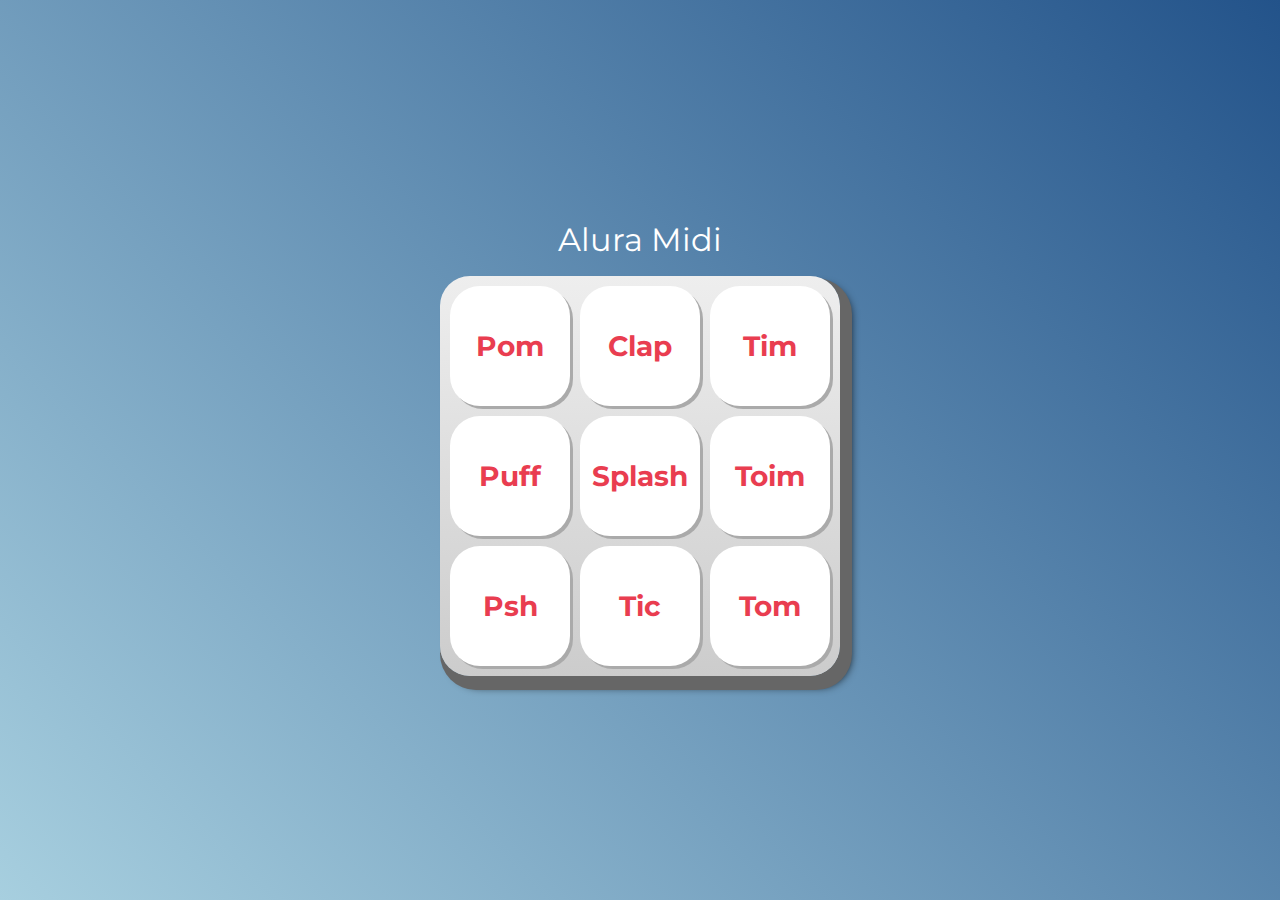
<file: aluramidi-curso-arquivos-iniciais/index.html>
<!DOCTYPE html>
<html lang="pt-BR">

<head>
    <meta charset="UTF-8">
    <meta http-equiv="X-UA-Compatible" content="IE=edge">
    <meta name="viewport" content="width=device-width, initial-scale=1.0">

    <title>Alura MIDI</title>

    <link rel="preconnect" href="https://fonts.googleapis.com">
    <link rel="preconnect" href="https://fonts.gstatic.com" crossorigin>
    <link href="https://fonts.googleapis.com/css2?family=Montserrat:wght@500;600&display=swap" rel="stylesheet">

    <link rel="icon" type="image/png" href="images/bateria.png">
    <link rel="stylesheet" href="css/reset.css">
    <link rel="stylesheet" href="css/estilos.css">
</head>

<body>

    <h1>Alura Midi</h1>

    <section class="teclado">
        <button onclick="tocarSomPom()" class="tecla tecla_pom">Pom</button>
        <button onclick="tocarSomClap()" class="tecla tecla_clap">Clap</button>
        <button onclick="tocarSomTim()" class="tecla tecla_tim">Tim</button>

        <button onclick="tocarSomPuff()" class="tecla tecla_puff">Puff</button>
        <button onclick="tocarSomSplash()" class="tecla tecla_splash">Splash</button>
        <button onclick="tocarSomToim()" class="tecla tecla_toim">Toim</button>

        <button onclick="tocarSomPsh()" class="tecla tecla_psh">Psh</button>
        <button onclick="tocarSomTic()" class="tecla tecla_tic">Tic</button>
        <button onclick="tocarSomTom()" class="tecla tecla_tom">Tom</button>
    </section>

    <audio src="sounds/keyq.wav" id="som_tecla_pom"></audio>
    <audio src="sounds/keyw.wav" id="som_tecla_clap"></audio>
    <audio src="sounds/keye.wav" id="som_tecla_tim"></audio>
    <audio src="sounds/keya.wav" id="som_tecla_puff"></audio>
    <audio src="sounds/keys.wav" id="som_tecla_splash"></audio>
    <audio src="sounds/keyd.wav" id="som_tecla_toim"></audio>
    <audio src="sounds/keyz.wav" id="som_tecla_psh"></audio>
    <audio src="sounds/keyx.wav" id="som_tecla_tic"></audio>
    <audio src="sounds/keyc.wav" id="som_tecla_tom"></audio>

    <script src="main.js">
        function tocarSomPom() {
            document.querySelector("#som_tecla_pom").play();
        }

        function tocarSomClap() {
            document.querySelector("#som_tecla_clap").play();
        }


        function tocarSomTim() {
            document.querySelector("#som_tecla_tim").play();
        }

        function tocarSomPuff() {
            document.querySelector("#som_tecla_puff").play();
        }

        function tocarSomSplash() {
            document.querySelector("#som_tecla_splash").play();
        }

        function tocarSomToim() {
            document.querySelector("#som_tecla_toim").play();
        }

        function tocarSomPsh() {
            document.querySelector("#som_tecla_psh").play();
        }

        function tocarSomTic() {
            document.querySelector("#som_tecla_tic").play();
        }

        function tocarSomTom() {
            document.querySelector("#som_tecla_tom").play();
        }

        document.querySelector(".tecla_pom").onclick = tocarSomPom;
        document.querySelector(".tecla_clap").onclick = tocarSomClap;
        document.querySelector(".tecla_tim").onclick = tocarSomTim;
        document.querySelector(".tecla_puff").onclick = tocarSomPuff;
        document.querySelector(".tecla_Splash").onclick = tocarSomSplash;
        document.querySelector(".tecla_toim").onclick = tocarSomToim;
        document.querySelector(".tecla_psh").onclick = tocarSomPsh;
        document.querySelector(".tecla_tic").onclick = tocarSomTic;


    </script>

</body>

</html>
</file>
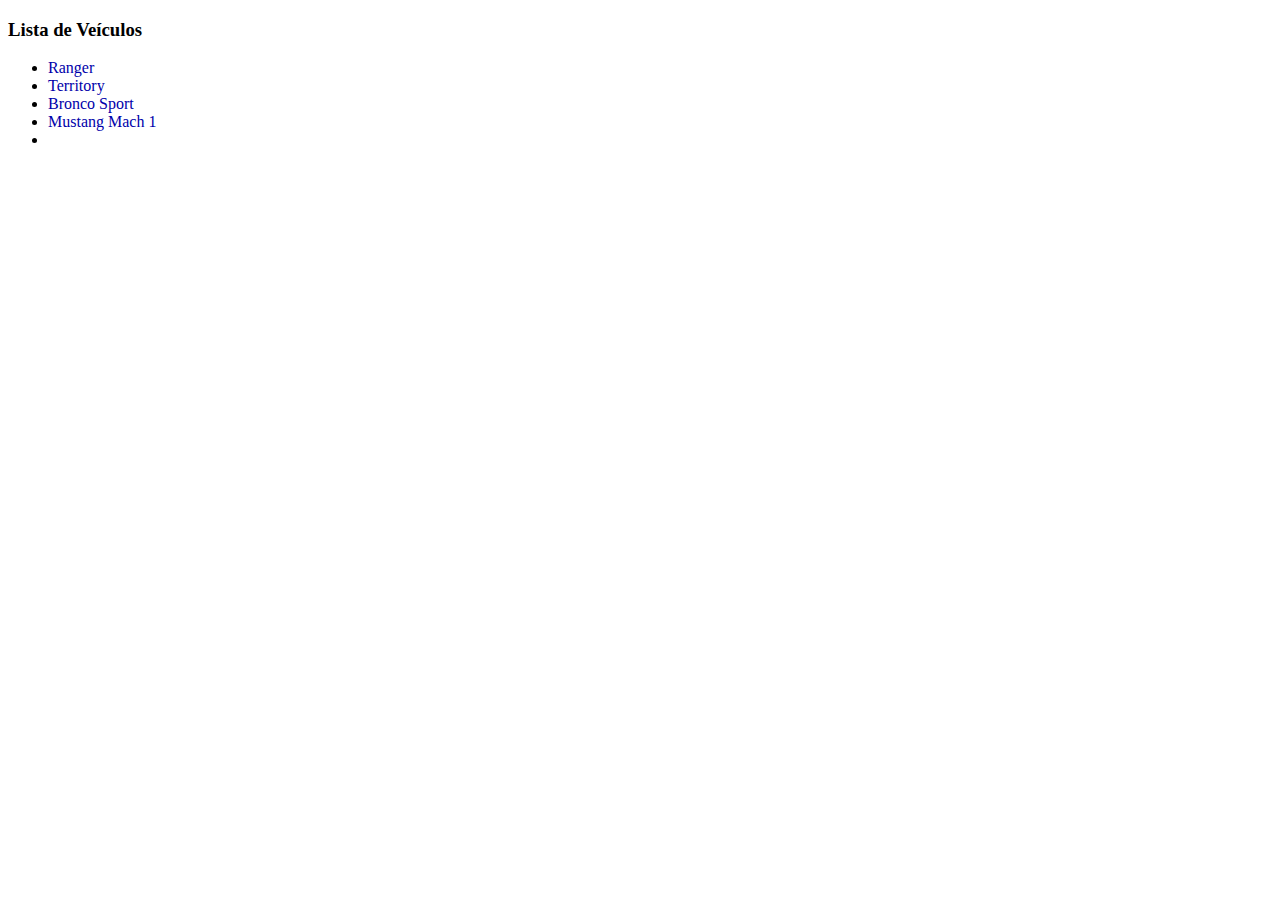
<file: DesafioGit&Scrum/index.html>
<!DOCTYPE html>
<html lang="pt-br">
	<head>
		<meta charset="UTF-8">
		<title> Git </title>
	</head>

	<body>
		<main>
			<section>
				<h3> Lista de Veículos </h3>
				<ul> 
					<li> <font color="#0000AA">Ranger</font> </li>
					<li> <font color="#0000AA">Territory</font> </li>
					<li> <font color="#0000AA">Bronco Sport</font> </li>
					<li> <font color="#0000AA">Mustang Mach 1</font> <li>
				</ul>
			</section>
		</main>
	</body>
</html>
</file>
<file: aluramidi-curso-arquivos-iniciais/css/estilos.css>
:root {
  --cinza: #aaa;
  --vermelha: #e93d50;
  --vermelha-escura: #af303f;
  --branca: #fff;
  --luz: rgb(229, 255, 0);
}

body {
  align-items: center;
  background: linear-gradient(45deg, #a7cfdf 0%,#23538a 100%);
  display: flex;
  justify-content: center;
  flex-direction: column;
  font-family: 'Montserrat', sans-serif;
  min-height: 100vh;
}

h1 {
  color: var(--branca);
  margin-bottom: 20px;
  font-size: 2rem;
}

.teclado {
  background: linear-gradient(to bottom, #eeeeee 0%,#cccccc 100%);
  box-shadow: 6px 8px 0 6px #666, 10px 10px 10px #000;
  border-radius: 30px;
  display: grid;
  gap: 10px;
  grid-template-columns: repeat(3, 1fr);
  padding: 10px;
}

.tecla {
  background-color: var(--branca);
  border-radius: 30px;
  box-shadow: 3px 3px 0 var(--cinza);
  color: var(--vermelha);
  cursor: pointer;
  height: 120px;
  font-size: 1.75em;
  font-weight: bold;
  line-height: 120px;
  text-align: center;
  width: 120px;
}

.tecla.ativa,
.tecla:active {
  background-color: var(--vermelha);
  border: 4px solid  var(--vermelha);
  box-shadow: 3px 3px 0 var(--vermelha-escura) inset;
  color: var(--branca);
  outline: none;
}

.tecla.focus,
.tecla:focus {
  outline: none;
  box-shadow: 1px 1px 10px var(--luz);
}

.tecla.active:focus,
.tecla:active:focus {
  box-shadow: 3px 3px 0 var(--vermelha-escura) inset, 1px 1px 10px var(--luz);
}
</file>
